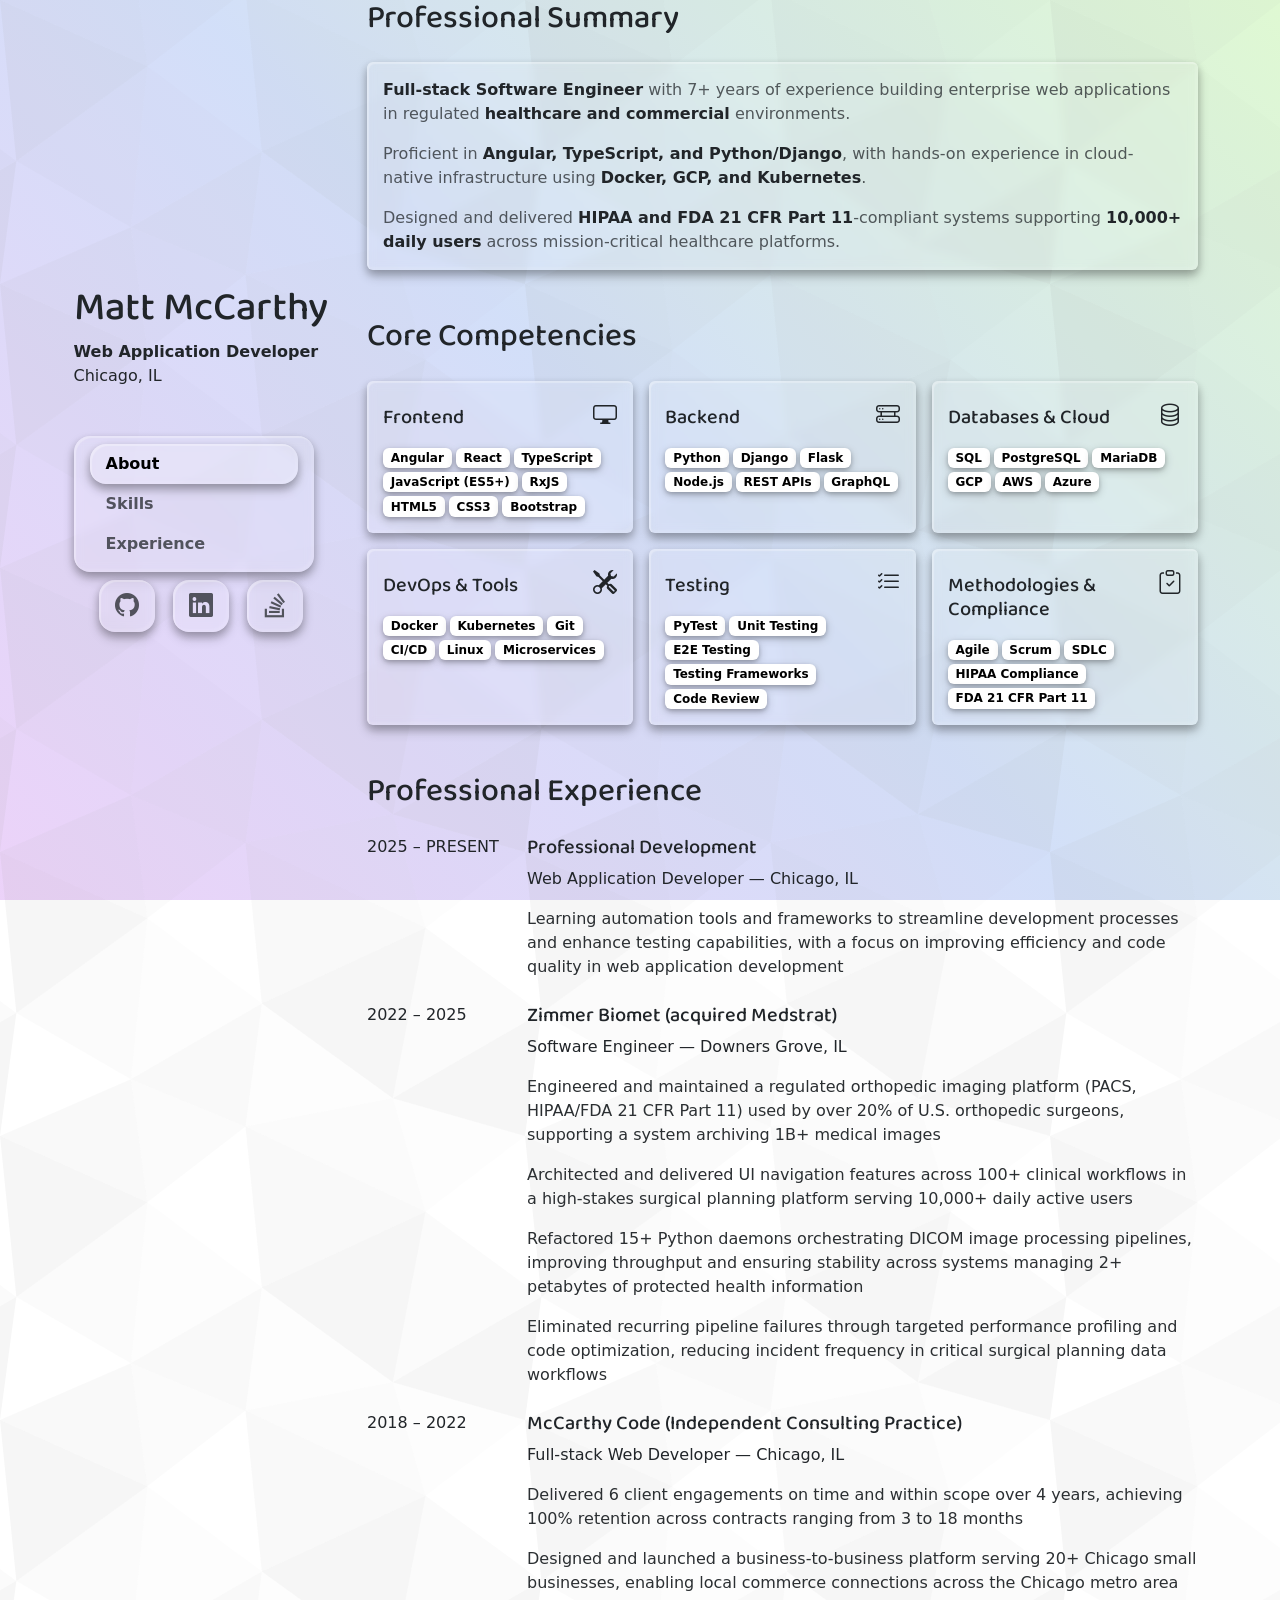
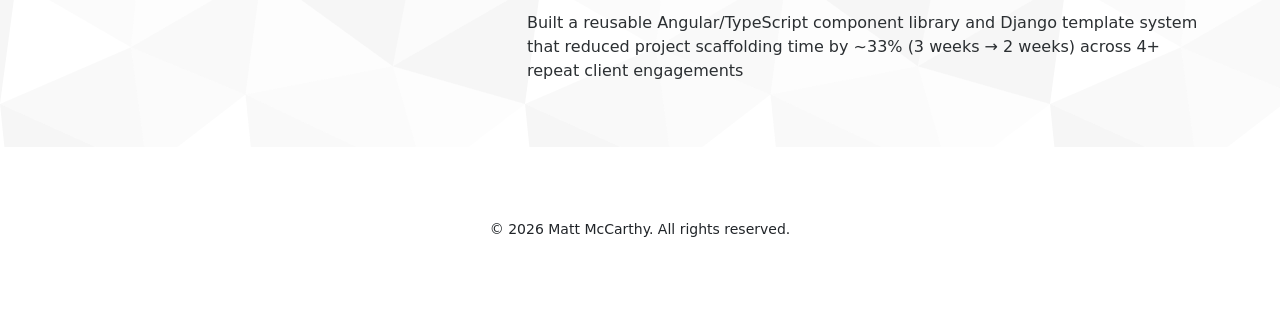
<file: app/index.html>
<!DOCTYPE html>
<html lang="en" data-bs-theme="auto">

<head>
  <meta charset="UTF-8">
  <meta name="viewport" content="width=device-width, initial-scale=1.0">
  <meta name="description"
        content="Portfolio of Matt McCarthy, a full-stack developer based in Chicago, IL with 7+ years of experience in healthcare and commercial web applications.">
  <title>Matt McCarthy | Full-stack Developer</title>
  <link rel="icon" type="image/png" href="favicon.ico">

  <!-- Script: custom -->
  <script src="static/color-scheme.js"></script>

  <!-- Stylesheet: custom -->
  <link rel="stylesheet" href="static/style.css">

  <!-- Stylesheet: Bootstrap -->
  <link rel="stylesheet"
        href="https://cdn.jsdelivr.net/npm/bootstrap@5.3.8/dist/css/bootstrap.min.css"
        integrity="sha256-2FMn2Zx6PuH5tdBQDRNwrOo60ts5wWPC9R8jK67b3t4="
        crossorigin="anonymous">

  <!-- Stylesheet: Bootstrap Icons -->
  <link rel="stylesheet"
        href="https://cdn.jsdelivr.net/npm/bootstrap-icons@1.13.1/font/bootstrap-icons.min.css"
        integrity="sha256-pdY4ejLKO67E0CM2tbPtq1DJ3VGDVVdqAR6j3ZwdiE4="
        crossorigin="anonymous">

  <!-- Fonts: preconnect then load -->
  <link rel="preconnect" href="https://fonts.googleapis.com">
  <link rel="preconnect" href="https://fonts.gstatic.com" crossorigin>
  <link href="https://fonts.googleapis.com/css2?family=Baloo+2:wght@400..800&family=Open+Sans:ital,wght@0,300..800;1,300..800&display=swap"
        rel="stylesheet">

  <!-- Script: Bootstrap -->
  <script src="https://cdn.jsdelivr.net/npm/bootstrap@5.3.8/dist/js/bootstrap.min.js"
          integrity="sha256-ew8UiV1pJH/YjpOEBInP1HxVvT/SfrCmwSoUzF9JIgc="
          crossorigin="anonymous"
          defer></script>
</head>

<body>
  <aside class="bottom-0 container d-flex end-0 flex-column justify-content-lg-center position-fixed start-0 top-0 z-1"
         aria-label="Navigation tools">
    <div class="justify-content-center justify-content-lg-start navbar row">
      <div id="nav-sections" class="col-12 col-lg-3 g-0 gx-lg-5 justify-content-center nav">
        <div class="d-flex flex-column justify-content-lg-between justify-content-start py-lg-5">
          <div class="pt-lg-4">
            <div class="visually-hidden-max-lg mb-5" aria-hidden="true">
              <h1>Matt McCarthy</h1>
              <p>
                <strong class="text-nowrap">Web Application Developer</strong><br />
                <span class="text-nowrap">Chicago, IL</span>
              </p>
            </div>
            <nav aria-label="Visual tabs for scrolling to sections within page">
              <ul class="card flex-lg-column flex-row fw-bold nav nav-pills px-3 py-2 rounded-4"
                  aria-label="Section headers">
                <li class="nav-item" aria-label="About">
                  <a class="nav-link rounded-4" href="#about">About</a>
                </li>
                <li class="nav-item" aria-label="Skills">
                  <a class="nav-link rounded-4" href="#skills">Skills</a>
                </li>
                <li class="nav-item" aria-label="Experience">
                  <a class="nav-link rounded-4" href="#experience">Experience</a>
                </li>
              </ul>
            </nav>
          </div>
          <ul class="d-lg-flex d-none flex-row justify-content-around nav nav-pills px-3 py-2" aria-hidden="true">
            <li class="card nav-item rounded-4">
              <a href="https://github.com/mccarthycode"
                 class="nav-link rounded-4"
                 target="_blank"
                 rel="noopener noreferrer">
                <i class="bi bi-github fs-4"></i>
              </a>
            </li>
            <li class="card nav-item rounded-4">
              <a href="https://www.linkedin.com/in/mccarthycode"
                 class="nav-link rounded-4"
                 target="_blank"
                 rel="noopener noreferrer">
                <i class="bi bi-linkedin fs-4"></i>
              </a>
            </li>
            <li class="card nav-item rounded-4">
              <a href="https://stackoverflow.com/users/2858094/matt-mccarthy?tab=profile"
                 class="nav-link rounded-4"
                 target="_blank"
                 rel="noopener noreferrer">
                <i class="bi bi-stack-overflow fs-4"></i>
              </a>
            </li>
          </ul>
        </div>
      </div>
    </div>
  </aside>
  <main class="d-flex flex-column min-vh-100" aria-label="Content">
    <div class="flex-grow-1">
      <div class="container">
        <div class="row">
          <article class="col col-12 col-lg-9 offset-lg-3 pb-5"
                   data-bs-spy="scroll"
                   data-bs-target="#nav-sections"
                   aria-label="Profile section">
            <div id="about">
              <div class="d-lg-none my-5 text-center">
                <h1>Matt McCarthy</h1>
                <p class="visually-hidden">Web Application Developer based in Chicago, IL</p>
                <p aria-hidden="true">
                  <strong class="text-nowrap">Web Application Developer</strong><br />
                  <span class="text-nowrap">Chicago, IL</span>
                </p>
                <ul class="flex-row gap-3 justify-content-center nav nav-pills px-3 py-2 social"
                    aria-label="External profile links">
                  <li class="card nav-item rounded-4" aria-label="GitHub">
                    <a href="https://github.com/mccarthycode"
                       class="nav-link rounded-4"
                       target="_blank"
                       rel="noopener noreferrer">
                      <span class="visually-hidden">GitHub</span>
                      <i class="bi bi-github fs-4" aria-hidden="true"></i>
                    </a>
                  </li>
                  <li class="card nav-item rounded-4" aria-label="LinkedIn">
                    <a href="https://www.linkedin.com/in/mccarthycode"
                       class="nav-link rounded-4"
                       target="_blank"
                       rel="noopener noreferrer">
                      <span class="visually-hidden">LinkedIn</span>
                      <i class="bi bi-linkedin fs-4" aria-hidden="true"></i>
                    </a>
                  </li>
                  <li class="card nav-item rounded-4" aria-label="Stack Overflow">
                    <a href="https://stackoverflow.com/users/2858094/matt-mccarthy?tab=profile"
                       class="nav-link rounded-4"
                       target="_blank"
                       rel="noopener noreferrer">
                      <span class="visually-hidden">Stack Overflow</span>
                      <i class="bi bi-stack-overflow fs-4" aria-hidden="true"></i>
                    </a>
                  </li>
                </ul>
              </div>
              <h2 class="mb-4">Professional Summary</h2>
              <div class="card mb-5 pt-3 px-3 text-body-secondary">
                <p class="visually-hidden">
                  Full-stack Software Engineer with 7+ years of experience building enterprise web applications in regulated healthcare and commercial environments. Proficient in Angular, TypeScript, and Python/Django, with hands-on experience in cloud-native infrastructure using Docker, GCP, and Kubernetes. Designed and delivered HIPAA and FDA 21 CFR Part 11-compliant systems supporting 10,000+ daily users across mission-critical healthcare platforms.
                </p>
                <p aria-hidden="true">
                  <strong class="text-body" aria-label="Full-stack Software Engineer">Full-stack Software Engineer</strong> with 7+ years of experience building enterprise web applications in regulated <strong class="text-body" aria-label="Healthcare and commercial environments">healthcare and commercial</strong> environments.
                </p>
                <p aria-hidden="true">
                  Proficient in <strong class="text-body" aria-label="Angular, TypeScript, and Python/Django">Angular, TypeScript, and Python/Django</strong>, with hands-on experience in cloud-native infrastructure using <strong class="text-body" aria-label="Docker, GCP, and Kubernetes">Docker, GCP, and Kubernetes</strong>.
                </p>
                <p aria-hidden="true">
                  Designed and delivered <strong class="text-body" aria-label="HIPAA and FDA 21 CFR Part 11">HIPAA and FDA 21 CFR Part 11</strong>-compliant systems supporting <strong class="text-body" aria-label="10,000+ daily users">10,000+ daily users</strong> across mission-critical healthcare platforms.
                </p>
              </div>
            </div>
            <div id="skills">
              <h2 class="mb-4">Core Competencies</h2>
              <div class="container mb-5 px-0">
                <div class="row row-cols-1 row-cols-lg-3 row-cols-sm-2 g-3">
                  <div class="col">
                    <div class="card h-100">
                      <div class="card-body">
                        <div class="align-items-baseline d-flex justify-content-between mb-2" aria-hidden="true">
                          <h3 class="fs-5">Frontend</h3>
                          <i class="bi bi-display fs-4"></i>
                        </div>
                        <ul class="d-inline-flex flex-wrap gap-1 list-unstyled m-0" aria-label="Frontend">
                          <li class="badge bg-body text-body-emphasis" aria-label="Angular">Angular</li>
                          <li class="badge bg-body text-body-emphasis" aria-label="React">React</li>
                          <li class="badge bg-body text-body-emphasis" aria-label="TypeScript">TypeScript</li>
                          <li class="badge bg-body text-body-emphasis" aria-label="JavaScript (ES5+)">JavaScript (ES5+)</li>
                          <li class="badge bg-body text-body-emphasis" aria-label="RxJS">RxJS</li>
                          <li class="badge bg-body text-body-emphasis" aria-label="HTML5">HTML5</li>
                          <li class="badge bg-body text-body-emphasis" aria-label="CSS3">CSS3</li>
                          <li class="badge bg-body text-body-emphasis" aria-label="Bootstrap">Bootstrap</li>
                        </ul>
                      </div>
                    </div>
                  </div>
                  <div class="col">
                    <div class="card h-100">
                      <div class="card-body">
                        <div class="align-items-baseline d-flex justify-content-between mb-2" aria-hidden="true">
                          <h3 class="fs-5">Backend</h3>
                          <i class="bi bi-hdd-rack fs-4"></i>
                        </div>
                        <ul class="d-inline-flex flex-wrap gap-1 list-unstyled m-0" aria-label="Backend">
                          <li class="badge bg-body text-body-emphasis" aria-label="Python">Python</li>
                          <li class="badge bg-body text-body-emphasis" aria-label="Django">Django</li>
                          <li class="badge bg-body text-body-emphasis" aria-label="Flask">Flask</li>
                          <li class="badge bg-body text-body-emphasis" aria-label="Node.js">Node.js</li>
                          <li class="badge bg-body text-body-emphasis" aria-label="REST APIs">REST APIs</li>
                          <li class="badge bg-body text-body-emphasis" aria-label="GraphQL">GraphQL</li>
                        </ul>
                      </div>
                    </div>
                  </div>
                  <div class="col">
                    <div class="card h-100">
                      <div class="card-body">
                        <div class="align-items-baseline d-flex justify-content-between mb-2" aria-hidden="true">
                          <h3 class="fs-5">Databases & Cloud</h3>
                          <i class="bi bi-database fs-4"></i>
                        </div>
                        <ul class="d-inline-flex flex-wrap gap-1 list-unstyled m-0" aria-label="Databases & Cloud">
                          <li class="badge bg-body text-body-emphasis" aria-label="SQL">SQL</li>
                          <li class="badge bg-body text-body-emphasis" aria-label="PostgreSQL">PostgreSQL</li>
                          <li class="badge bg-body text-body-emphasis" aria-label="MariaDB">MariaDB</li>
                          <li class="badge bg-body text-body-emphasis" aria-label="GCP">GCP</li>
                          <li class="badge bg-body text-body-emphasis" aria-label="AWS">AWS</li>
                          <li class="badge bg-body text-body-emphasis" aria-label="Azure">Azure</li>
                        </ul>
                      </div>
                    </div>
                  </div>
                  <div class="col">
                    <div class="card h-100">
                      <div class="card-body">
                        <div class="align-items-baseline d-flex justify-content-between mb-2" aria-hidden="true">
                          <h3 class="fs-5">DevOps & Tools</h3>
                          <i class="bi bi-tools fs-4"></i>
                        </div>
                        <ul class="d-inline-flex flex-wrap gap-1 list-unstyled m-0" aria-label="DevOps & Tools">
                          <li class="badge bg-body text-body-emphasis" aria-label="Docker">Docker</li>
                          <li class="badge bg-body text-body-emphasis" aria-label="Kubernetes">Kubernetes</li>
                          <li class="badge bg-body text-body-emphasis" aria-label="Git">Git</li>
                          <li class="badge bg-body text-body-emphasis" aria-label="CI/CD">CI/CD</li>
                          <li class="badge bg-body text-body-emphasis" aria-label="Linux">Linux</li>
                          <li class="badge bg-body text-body-emphasis" aria-label="Microservices">Microservices</li>
                        </ul>
                      </div>
                    </div>
                  </div>
                  <div class="col">
                    <div class="card h-100">
                      <div class="card-body">
                        <div class="align-items-baseline d-flex justify-content-between mb-2" aria-hidden="true">
                          <h3 class="fs-5">Testing</h3>
                          <i class="bi bi-list-check fs-4"></i>
                        </div>
                        <ul class="d-inline-flex flex-wrap gap-1 list-unstyled m-0" aria-label="Testing">
                          <li class="badge bg-body text-body-emphasis" aria-label="PyTest">PyTest</li>
                          <li class="badge bg-body text-body-emphasis" aria-label="Unit Testing">Unit Testing</li>
                          <li class="badge bg-body text-body-emphasis" aria-label="E2E Testing">E2E Testing</li>
                          <li class="badge bg-body text-body-emphasis" aria-label="Testing Frameworks">Testing Frameworks</li>
                          <li class="badge bg-body text-body-emphasis" aria-label="Code Review">Code Review</li>
                        </ul>
                      </div>
                    </div>
                  </div>
                  <div class="col">
                    <div class="card h-100">
                      <div class="card-body">
                        <div class="align-items-baseline d-flex justify-content-between mb-2" aria-hidden="true">
                          <h3 class="fs-5">Methodologies & Compliance</h3>
                          <i class="bi bi-clipboard-check fs-4"></i>
                        </div>
                        <ul class="d-inline-flex flex-wrap gap-1 list-unstyled m-0"
                            aria-label="Methodologies & Compliance">
                          <li class="badge bg-body text-body-emphasis" aria-label="Agile">Agile</li>
                          <li class="badge bg-body text-body-emphasis" aria-label="Scrum">Scrum</li>
                          <li class="badge bg-body text-body-emphasis" aria-label="SDLC">SDLC</li>
                          <li class="badge bg-body text-body-emphasis" aria-label="HIPAA Compliance">HIPAA Compliance</li>
                          <li class="badge bg-body text-body-emphasis" aria-label="FDA 21 CFR Part 11">FDA 21 CFR Part 11</li>
                        </ul>
                      </div>
                    </div>
                  </div>
                </div>
              </div>
            </div>
            <div id="experience">
              <h2 class="mb-4">Professional Experience</h2>
              <ul class="d-flex flex-column gap-4 list-unstyled"
                  aria-label="Work history listed in reverse chronological order">
                <li class="d-sm-flex" aria-label="Professional development experience from 2025 to present">
                  <p class="dates text-nowrap text-uppercase" aria-hidden="true">2025 &ndash; present</p>
                  <div>
                    <h3 class="fs-5" aria-hidden="true">
                      <span class="text-nowrap">Professional Development</span>
                    </h3>
                    <p aria-hidden="true">
                      <span class="text-nowrap">Web Application Developer</span> &mdash;
                      <span class="text-nowrap">Chicago, IL</span>
                    </p>
                    <ul class="d-flex flex-column gap-3 list-unstyled text-secondary-emphasis"
                        aria-label="Single bullet point">
                      <li aria-label="Learning automation tools and frameworks to streamline development processes and enhance testing capabilities, with a focus on improving efficiency and code quality in web application development">
                        Learning automation tools and frameworks to streamline development processes and enhance testing capabilities, with a focus on improving efficiency and code quality in web application development
                      </li>
                    </ul>
                  </div>
                </li>
                <li class="d-sm-flex"
                    aria-label="Software engineering experience at Zimmer Biomet from 2022 to 2025, following acquisition of Medstrat">
                  <p class="dates text-nowrap text-uppercase" aria-hidden="true">2022 &ndash; 2025</p>
                  <div>
                    <h3 class="fs-5" aria-hidden="true">
                      <span class="text-nowrap">Zimmer Biomet</span>
                      <span class="text-nowrap">(acquired Medstrat)</span>
                    </h3>
                    <p aria-hidden="true">
                      <span class="text-nowrap">Software Engineer</span> &mdash;
                      <span class="text-nowrap">Downers Grove, IL</span>
                    </p>
                    <ul class="d-flex flex-column gap-3 list-unstyled text-secondary-emphasis"
                        aria-label="Four bullet points">
                      <li aria-label="Engineered and maintained a regulated orthopedic imaging platform (PACS, HIPAA/FDA 21 CFR Part 11) used by over 20% of U.S. orthopedic surgeons, supporting a system archiving 1B+ medical images">
                        Engineered and maintained a regulated orthopedic imaging platform (PACS, HIPAA/FDA 21 CFR Part 11) used by over 20% of U.S. orthopedic surgeons, supporting a system archiving 1B+ medical images
                      </li>
                      <li aria-label="Architected and delivered UI navigation features across 100+ clinical workflows in a high-stakes surgical planning platform serving 10,000+ daily active users">
                        Architected and delivered UI navigation features across 100+ clinical workflows in a high-stakes surgical planning platform serving 10,000+ daily active users
                      </li>
                      <li aria-label="Refactored 15+ Python daemons orchestrating DICOM image processing pipelines, improving throughput and ensuring stability across systems managing 2+ petabytes of protected health information">
                        Refactored 15+ Python daemons orchestrating DICOM image processing pipelines, improving throughput and ensuring stability across systems managing 2+ petabytes of protected health information
                      </li>
                      <li aria-label="Eliminated recurring pipeline failures through targeted performance profiling and code optimization, reducing incident frequency in critical surgical planning data workflows">
                        Eliminated recurring pipeline failures through targeted performance profiling and code optimization, reducing incident frequency in critical surgical planning data workflows
                      </li>
                    </ul>
                  </div>
                </li>
                <li class="d-sm-flex"
                    aria-label="Full-stack web development experience at independent consulting practice McCarthy Code from 2018 to 2022">
                  <p class="dates text-nowrap text-uppercase" aria-hidden="true">2018 &ndash; 2022</p>
                  <div>
                    <h3 class="fs-5" aria-hidden="true">
                      <span class="text-nowrap">McCarthy Code</span>
                      <span class="text-nowrap">(Independent Consulting Practice)</span>
                    </h3>
                    <p aria-hidden="true">
                      <span class="text-nowrap">Full-stack Web Developer</span> &mdash;
                      <span class="text-nowrap">Chicago, IL</span>
                    </p>
                    <ul class="d-flex flex-column gap-3 list-unstyled text-secondary-emphasis"
                        aria-label="Three bullet points">
                      <li aria-label="Successfully delivered 6 client engagements on time and within scope over 4 years, achieving 100% retention across contracts ranging from 3 to 18 months">
                        Delivered 6 client engagements on time and within scope over 4 years, achieving 100% retention across contracts ranging from 3 to 18 months
                      </li>
                      <li aria-label="Designed and launched a business-to-business platform serving 20+ Chicago small businesses, enabling local commerce connections across the Chicago metro area">
                        Designed and launched a business-to-business platform serving 20+ Chicago small businesses, enabling local commerce connections across the Chicago metro area
                      </li>
                      <li aria-label="Built a reusable Angular/TypeScript component library and Django template system that reduced project scaffolding time by approximately 33% (3 weeks to 2 weeks) across 4+ repeat client engagements">
                        Built a reusable Angular/TypeScript component library and Django template system that reduced project scaffolding time by ~33% (3 weeks &rightarrow; 2 weeks) across 4+ repeat client engagements
                      </li>
                    </ul>
                  </div>
                </li>
              </ul>
            </div>
          </article>
        </div>
      </div>
    </div>
    <footer class="bg-body bg-opacity-50 py-5 text-center">
      <div class="container my-4">
        <p class="mb-0 small visually-hidden" aria-label="Copyright notice">Copyright 2026 Matt McCarthy. All rights reserved.</p>
        <p class="mb-0 small" aria-hidden="true">
          <span class="text-nowrap">&copy; 2026 Matt McCarthy.</span>
          <span class="text-nowrap">All rights reserved.</span>
        </p>
      </div>
    </footer>
  </main>
</body>

</html>
</file>
<file: app/static/style.css>
/* Fonts */

body {
  font-family: "Open Sans", sans-serif;
}

h1,
h2,
h3,
h4,
h5,
h6 {
  font-family: "Baloo 2", sans-serif;
}

/* Background effects */

main::before {
  content: "";
  position: fixed;
  top: 0;
  bottom: 0;
  left: 0;
  right: 0;
  z-index: -1;
}

[data-bs-theme="dark"] main::before {
  background-image: linear-gradient(45deg,
      hsl(280, 50%, 50%) 0%,
      hsl(220, 50%, 50%) 50%,
      hsl(100, 50%, 50%) 100%);
}

[data-bs-theme="light"] main::before {
  background-image: linear-gradient(45deg,
      hsl(280, 75%, 90%) 0%,
      hsl(220, 75%, 90%) 50%,
      hsl(100, 75%, 90%) 100%);
}

main>div {
  background-repeat: repeat;
  background-size: 525px 284px;
}

[data-bs-theme="dark"] main>div {
  background-image: url("triangles_dark.svg");
}

[data-bs-theme="light"] main>div {
  background-image: url("triangles_light.svg");
}

/* Responsive title div */

nav {
  display: flex;
  position: fixed;
  pointer-events: none;
}

#nav-sections {
  pointer-events: visible;
}

#headshot {
  max-width: 240px;
  max-height: 240px;
}

@media (min-width: 992px) {
  #title {
    position: fixed;
    max-width: 258px;
    height: 100vh;
    overflow-y: auto;
  }

  nav {
    display: block;
    position: unset;
    max-width: 240px;
  }
}

@media (min-width: 1200px) {
  #title {
    max-width: 303px;
  }
}

@media (min-width: 1400px) {
  #title {
    max-width: 348px;
  }
}

/* Card and active nav pill elements */

.card,
.nav-pills .nav-link.active {
  --bs-body-bg: rgba(255, 255, 255, 0.1);
  backdrop-filter: blur(4px);
  border: none !important;
}

.card,
.nav-pills .nav-link.active:not(:focus):not(:hover) {
  box-shadow:
    inset 2px 2px 1px 0 rgba(255, 255, 255, 0.3),
    inset -2px -2px 2px 1px rgba(255, 255, 255, 0.1),
    0 4px 8px 0 rgba(0, 0, 0, 0.2),
    0 6px 12px 0 rgba(0, 0, 0, 0.2);
}

/* Nav pill link re-styling */

.nav-pills .nav-link {
  --bs-nav-link-color: var(--bs-secondary-color);
  transition:
    background-color .15s ease-in-out,
    box-shadow .15s ease-in-out,
    color .15s ease-in-out !important;
}

.nav-pills .nav-link.active {
  --bs-nav-pills-link-active-color: var(--bs-emphasis-color);
  --bs-nav-pills-link-active-bg: rgba(255, 255, 255, 0.1);
}

.nav-pills .nav-link:focus {
  --bs-nav-link-hover-color: var(--bs-emphasis-color);
}

.nav-pills .nav-link:hover {
  --bs-nav-link-hover-color: var(--bs-white);
}

.nav-pills .nav-link.active:focus {
  --bs-nav-link-hover-color: var(--bs-white);
}

.nav-pills .nav-link.active:hover {
  --bs-nav-pills-link-active-color: var(--bs-white);
}

.nav-pills .nav-item:hover .nav-link,
.nav-pills .nav-item:hover .nav-link.active {
  background-color: rgba(var(--bs-primary-rgb), 1);
}

/* Badge shadow */

.badge {
  box-shadow:
    0 2px 4px 0 rgba(0, 0, 0, 0.2),
    0 3px 10px 0 rgba(0, 0, 0, 0.2);
}

/* Responsive column for date markers */

.dates {
  min-width: 160px;
}
</file>
